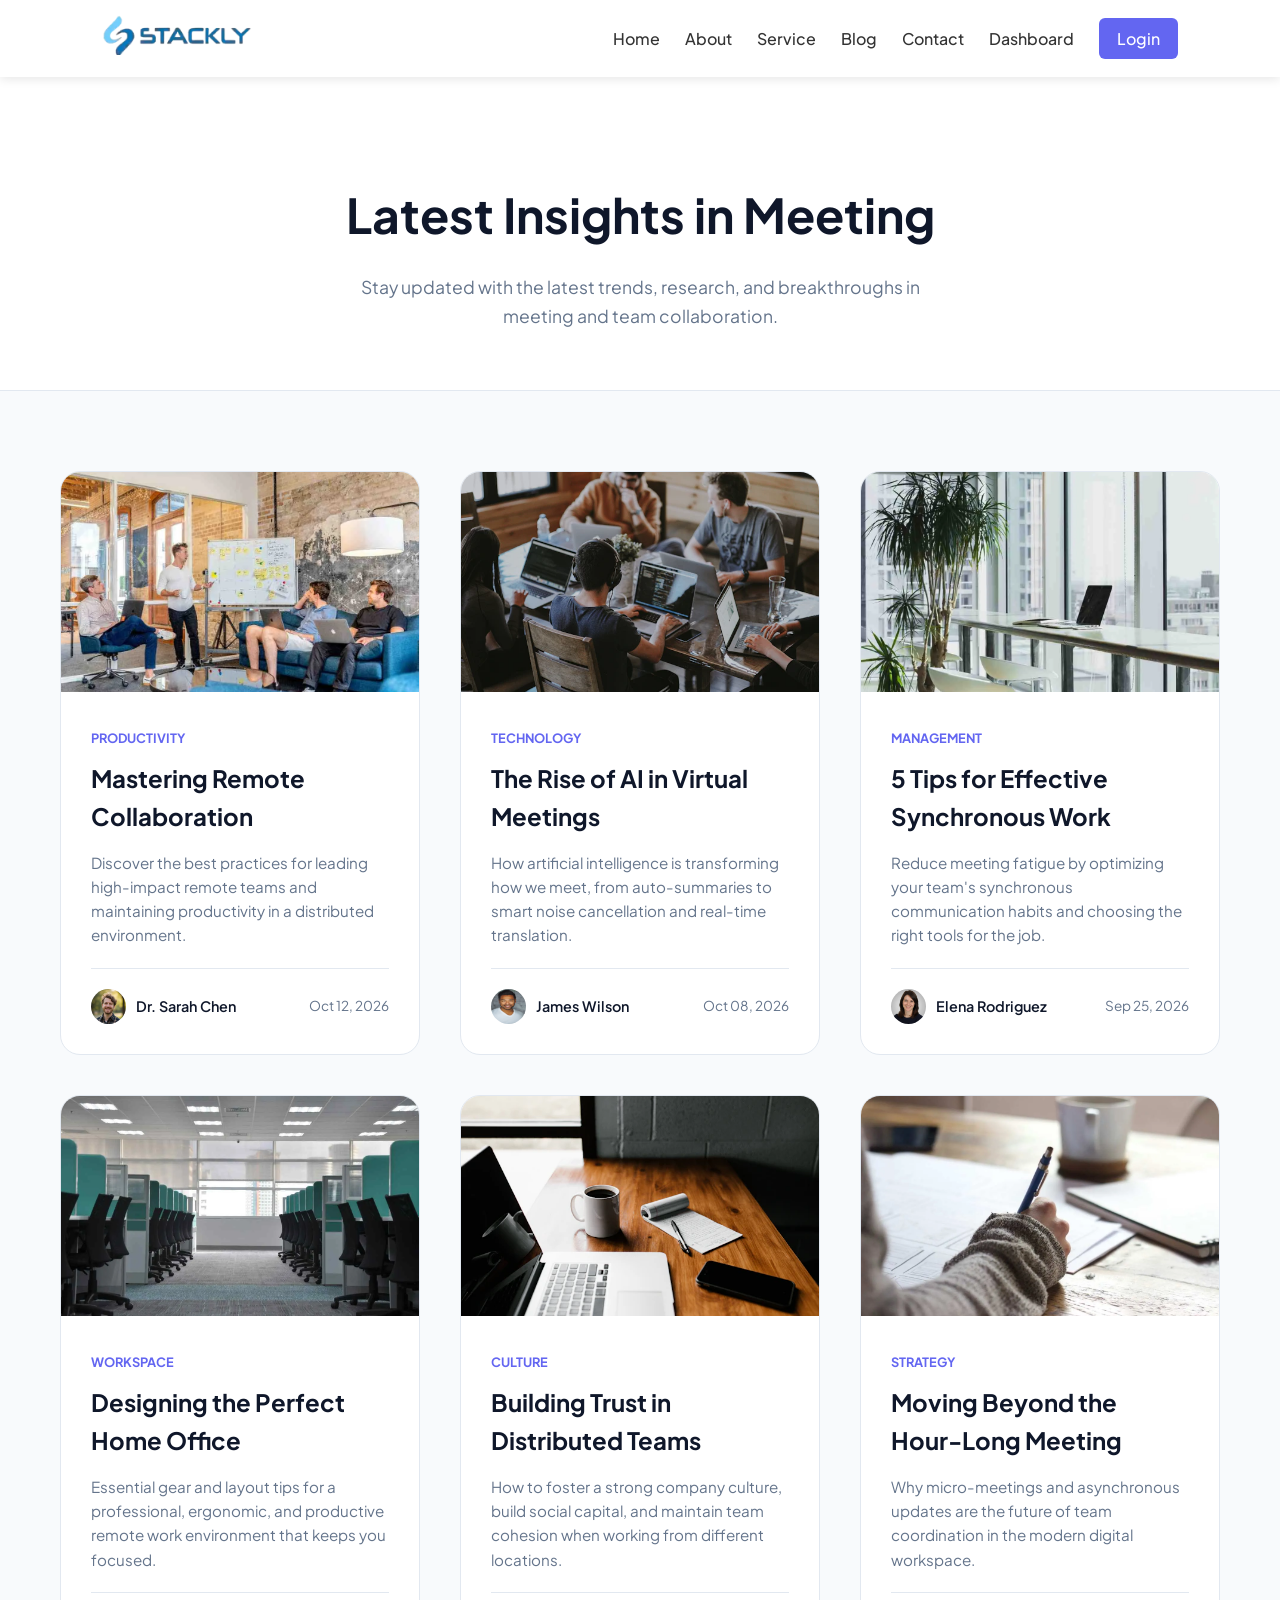
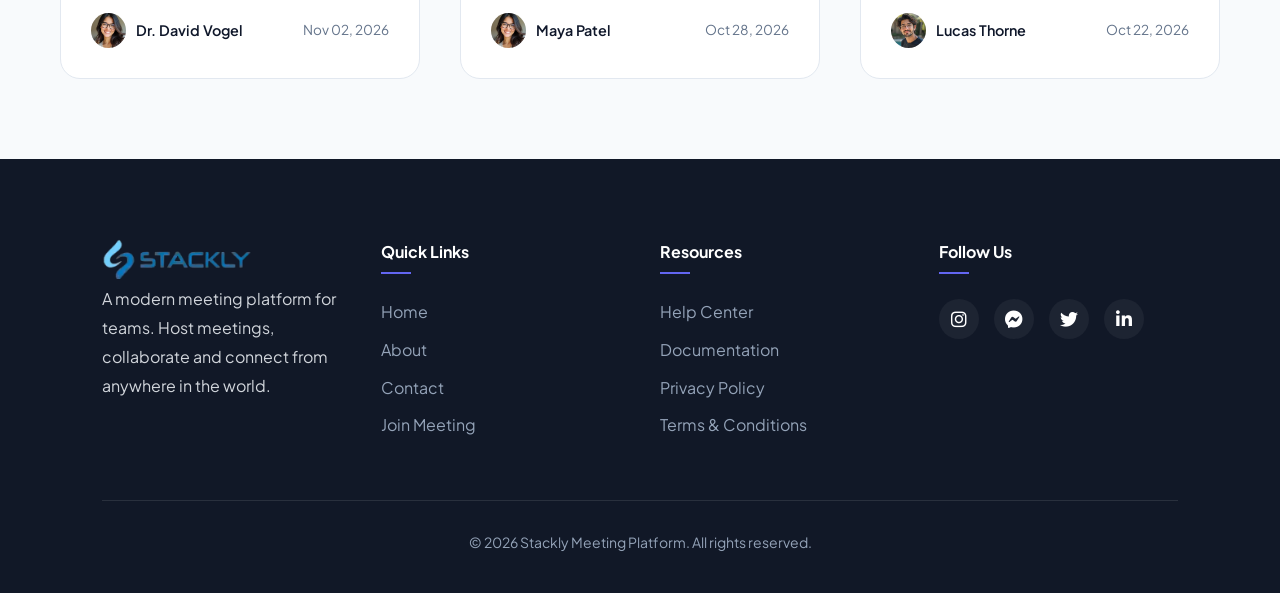
<file: blog.html>
<!DOCTYPE html>
<html lang="en">
<head>
    <meta charset="UTF-8">
    <meta name="viewport" content="width=device-width, initial-scale=1.0">
    <title>Blog - Stackly Biotechnology</title>
    <link rel="stylesheet" href="blog.css">
    <link rel="stylesheet" href="https://cdnjs.cloudflare.com/ajax/libs/font-awesome/6.0.0/css/all.min.css">
    <script src="script.js" defer></script>
</head>
<body>

<header class="navbar">
 
       <div class="logo"><img src="assets/logo.webp" alt="Stackly" style="height: 40px;"></div>
 

    <!-- <div class="menu-toggle" id="menu-toggle">
    <span></span>
    <span></span>
    <span></span>
</div> -->
<div class="menu-toggle" id="menu-toggle">
    <span></span>
    <span></span>
    <span></span>
</div>

    <nav id="nav-list">
        <div class="dropdown">
            <a href="index.html">Home</a>
            <div class="dropdown-content">
                <a href="index.html">Home 1</a>
                <a href="home2.html">Home 2</a>
            </div>
        </div>

        <a href="about.html">About</a>
        <a href="service.html">Service</a>
        <a href="blog.html">Blog</a>
        <a href="contact.html">Contact</a>
        <a href="dashboard.html">Dashboard</a>

        <a href="login.html" class="login-btn">Login</a>

        <!-- <button id="theme-toggle" class="btn">
            <i class="fas fa-sun"></i>
        </button> -->
    </nav>
</header>

<section class="blog-hero">
    <div class="container">
        <h1>Latest Insights in Meeting</h1>
        <p>Stay updated with the latest trends, research, and breakthroughs in meeting and team collaboration.</p>
    </div>
</section>

<section class="blog-section">
    <div class="container">
        <div class="blog-grid">
            <!-- Blog Post 1 -->
            <article class="blog-card reveal">
                <img src="assets/toWEBP (1) (2)/team-meeting.webp" alt="Remote Collaboration" class="blog-img">
                <div class="blog-content">
                    <span class="blog-category">Productivity</span>
                    <h3>Mastering Remote Collaboration</h3>
                    <p>Discover the best practices for leading high-impact remote teams and maintaining productivity in a distributed environment.</p>
                    <div class="blog-footer">
                        <div class="author">
                            <img src="assets/uifaces-popular-avatar (2) (1).webp" alt="Dr. Sarah Chen">
                            <span>Dr. Sarah Chen</span>
                        </div>
                        <span class="date">Oct 12, 2026</span>
                    </div>
                </div>
            </article>

            <!-- Blog Post 2 -->
            <article class="blog-card reveal">
                <img src="assets/hero_image_1.webp" alt="AI in Meetings" class="blog-img">
                <div class="blog-content">
                    <span class="blog-category">Technology</span>
                    <h3>The Rise of AI in Virtual Meetings</h3>
                    <p>How artificial intelligence is transforming how we meet, from auto-summaries to smart noise cancellation and real-time translation.</p>
                    <div class="blog-footer">
                        <div class="author">
                            <img src="assets/user_profile.webp" alt="James Wilson">
                            <span>James Wilson</span>
                        </div>
                        <span class="date">Oct 08, 2026</span>
                    </div>
                </div>
            </article>

            <!-- Blog Post 3 -->
            <article class="blog-card reveal">
                <img src="assets/toWEBP (1) (2)/workplace.webp" alt="Synchronous Work" class="blog-img">
                <div class="blog-content">
                    <span class="blog-category">Management</span>
                    <h3>5 Tips for Effective Synchronous Work</h3>
                    <p>Reduce meeting fatigue by optimizing your team's synchronous communication habits and choosing the right tools for the job.</p>
                    <div class="blog-footer">
                        <div class="author">
                            <img src="assets/uifaces-popular-avatar (1) (1).webp" alt="Elena Rodriguez">
                            <span>Elena Rodriguez</span>
                        </div>
                        <span class="date">Sep 25, 2026</span>
                    </div>
                </div>
            </article>

            <!-- Blog Post 4 -->
            <article class="blog-card reveal">
                <img src="assets/toWEBP (1) (2)/banner-office.webp" alt="Home Office" class="blog-img">
                <div class="blog-content">
                    <span class="blog-category">Workspace</span>
                    <h3>Designing the Perfect Home Office</h3>
                    <p>Essential gear and layout tips for a professional, ergonomic, and productive remote work environment that keeps you focused.</p>
                    <div class="blog-footer">
                        <div class="author">
                            <img src="assets/uifaces-popular-avatar (3) (1).webp" alt="Dr. David Vogel">
                            <span>Dr. David Vogel</span>
                        </div>
                        <span class="date">Nov 02, 2026</span>
                    </div>
                </div>
            </article>

            <!-- Blog Post 5 -->
            <article class="blog-card reveal">
                <img src="assets/collab_image.webp" alt="Distributed Trust" class="blog-img">
                <div class="blog-content">
                    <span class="blog-category">Culture</span>
                    <h3>Building Trust in Distributed Teams</h3>
                    <p>How to foster a strong company culture, build social capital, and maintain team cohesion when working from different locations.</p>
                    <div class="blog-footer">
                        <div class="author">
                            <img src="assets/uifaces-popular-avatar (3) (1).webp" alt="Maya Patel">
                            <span>Maya Patel</span>
                        </div>
                        <span class="date">Oct 28, 2026</span>
                    </div>
                </div>
            </article>

            <!-- Blog Post 6 -->
            <article class="blog-card reveal">
                <img src="assets/toWEBP (1) (2)/writing.webp" alt="Meeting Future" class="blog-img">
                <div class="blog-content">
                    <span class="blog-category">Strategy</span>
                    <h3>Moving Beyond the Hour-Long Meeting</h3>
                    <p>Why micro-meetings and asynchronous updates are the future of team coordination in the modern digital workspace.</p>
                    <div class="blog-footer">
                        <div class="author">
                            <img src="assets/uifaces-popular-avatar (4) (1).webp" alt="Lucas Thorne">
                            <span>Lucas Thorne</span>
                        </div>
                        <span class="date">Oct 22, 2026</span>
                    </div>
                </div>
            </article>
        </div>
    </div>
</section>

<footer class="footer">
    <div class="footer-container">
        <div class="footer-col">
            <div class="logo"><img src="assets/logo.webp" alt="Stackly" style="height: 40px;"></div>
            <p>
                A modern meeting platform for teams. Host meetings,
                collaborate and connect from anywhere in the world.
            </p>
        </div>

        <div class="footer-col">
            <h4>Quick Links</h4>
            <ul>
                <li><a href="index.html">Home</a></li>
                <li><a href="about.html">About</a></li>
                <li><a href="contact.html">Contact</a></li>
                <li><a href="404.html">Join Meeting</a></li>
            </ul>
        </div>

        <div class="footer-col">
            <h4>Resources</h4>
            <ul>
                <li><a href="404.html">Help Center</a></li>
                <li><a href="404.html">Documentation</a></li>
                <li><a href="404.html">Privacy Policy</a></li>
                <li><a href="404.html">Terms & Conditions</a></li>
            </ul>
        </div>

        <div class="footer-col">
            <h4>Follow Us</h4>
            <div class="social-links">
                <a href="404.html"><i class="fa-brands fa-instagram"></i></a>
                <a href="404.html"><i class="fa-brands fa-facebook-messenger"></i></a>
                <a href="404.html"><i class="fa-brands fa-twitter"></i></a>
                <a href="404.html"><i class="fa-brands fa-linkedin-in"></i></a>
            </div>
        </div>
    </div>

    <div class="footer-bottom">
        <p>&copy; 2026 Stackly Meeting Platform. All rights reserved.</p>
    </div>
</footer>

<script>
    // Menu Toggle
    document.getElementById('menu-toggle').addEventListener('click', function() {
        document.getElementById('nav-list').classList.toggle('active');
    });

    // Scroll Reveal Animation
    function reveal() {
        let reveals = document.querySelectorAll(".reveal");
        for (let i = 0; i < reveals.length; i++) {
            let windowHeight = window.innerHeight;
            let elementTop = reveals[i].getBoundingClientRect().top;
            let elementVisible = 150;
            if (elementTop < windowHeight - elementVisible) {
                reveals[i].classList.add("active");
            }
        }
    }
    window.addEventListener("scroll", reveal);
    document.addEventListener("DOMContentLoaded", reveal);

    // Active Navbar Link Logic
    const currentPath = window.location.pathname.split('/').pop() || 'index.html';
    document.querySelectorAll('#nav-list a').forEach(link => {
        if (link.getAttribute('href') === currentPath) {
            link.classList.add('active');
        }
    });

</script>

</body>
</html>
</file>
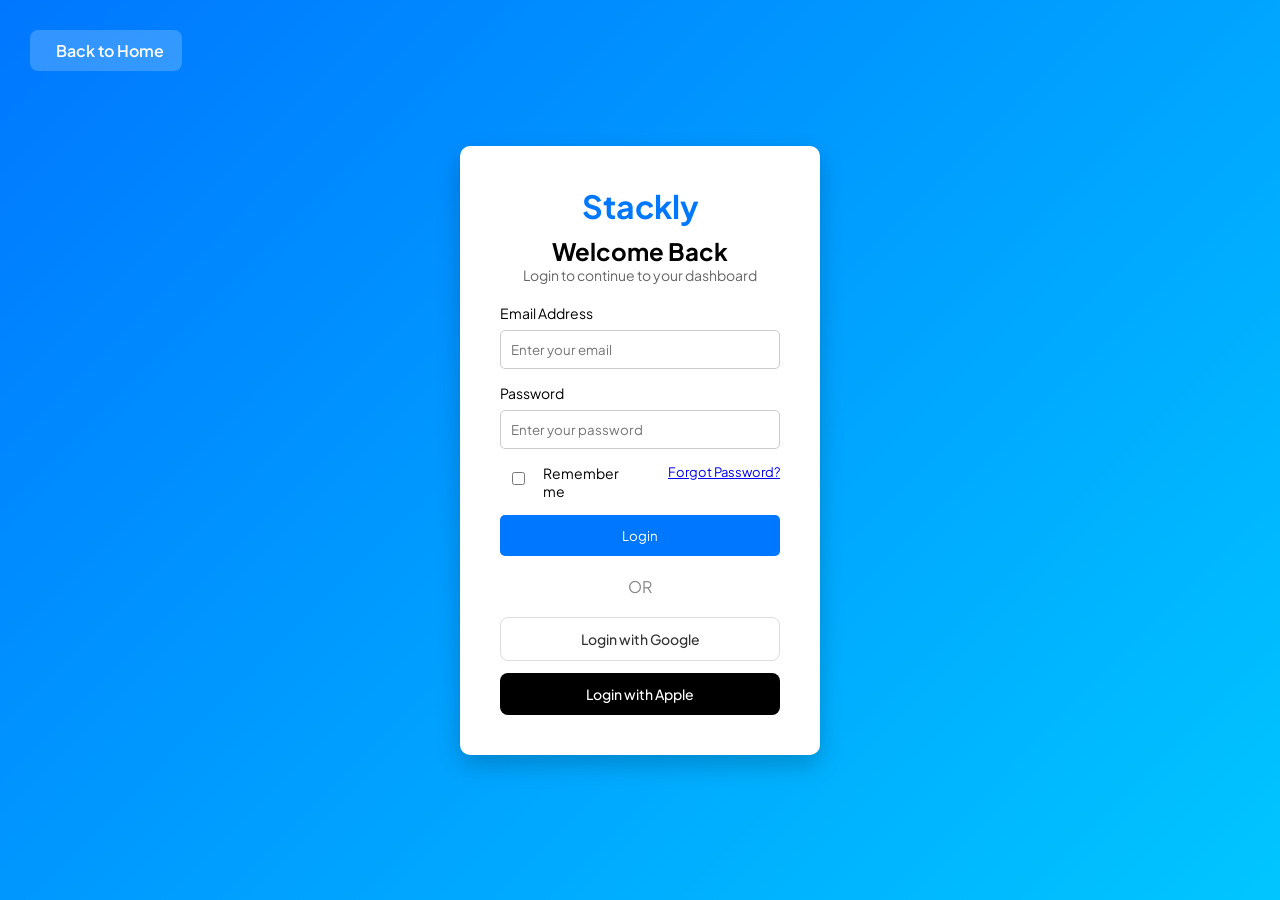
<file: login.html>
<!DOCTYPE html>
<html lang="en">
<head>

<meta charset="UTF-8">
<meta name="viewport" content="width=device-width, initial-scale=1.0">

<title>Stackly Login</title>

<link rel="stylesheet" href="login.css">

</head>

<body>

<div class="login-container">

<a href="index.html" class="back-home-btn">
    <i class="fas fa-arrow-left"></i> Back to Home
</a>

<div class="login-box">

<h1 class="logo">Stackly</h1>

<h2>Welcome Back</h2>
<p class="subtitle">Login to continue to your dashboard</p>

<form>

<label>Email Address</label>
<input type="email" placeholder="Enter your email" required>

<label>Password</label>
<input type="password" placeholder="Enter your password" required>

<div class="login-options">

<label for="remember">
<input type="checkbox" id="remember" name="remember">
Remember me
</label>

<a href="404.html">Forgot Password?</a>

</div>

<button type="submit" class="login-btn">Login</button>

</form>

<div class="divider">
<span>OR</span>
</div>

<div class="social-login">

<a href="404.html" class="google-btn">Login with Google</a>
<a href="404.html" class="apple-btn">Login with Apple</a>

</div>

</div>

</div>

</body>
</html>
</file>
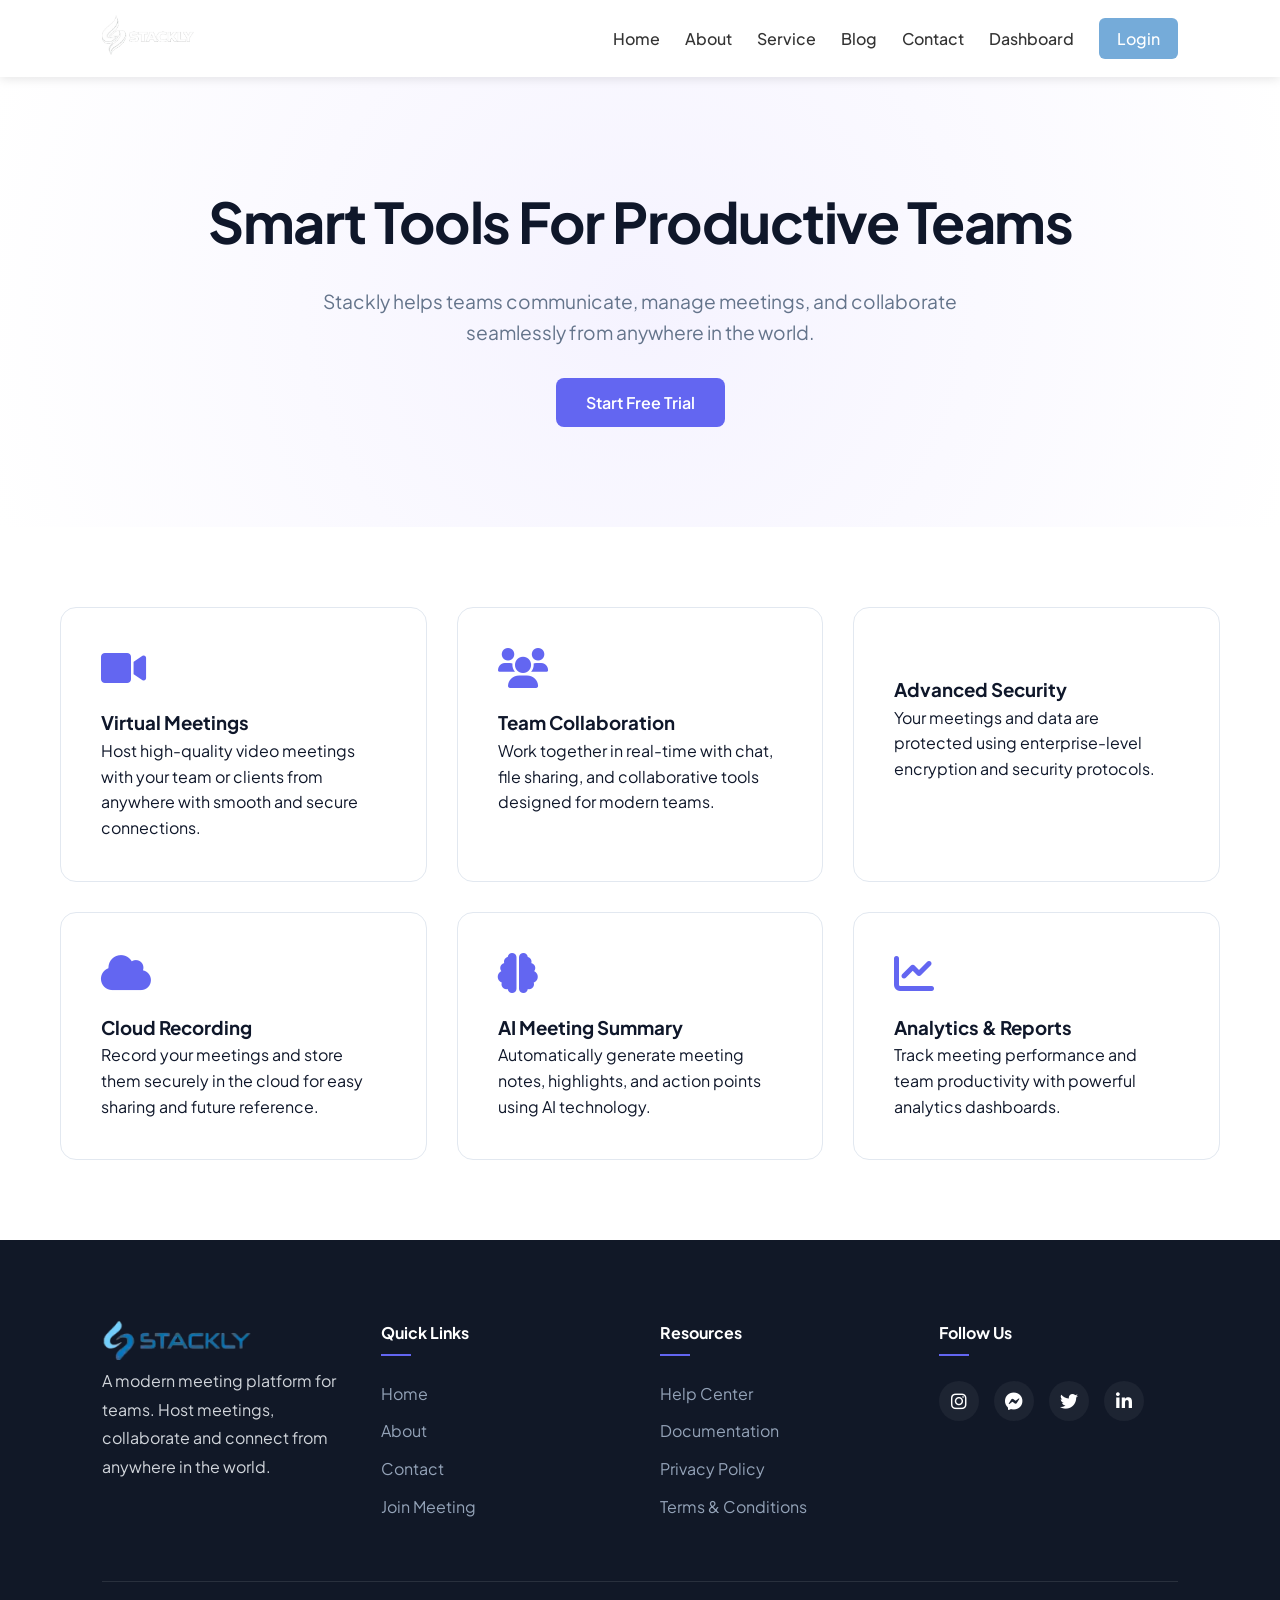
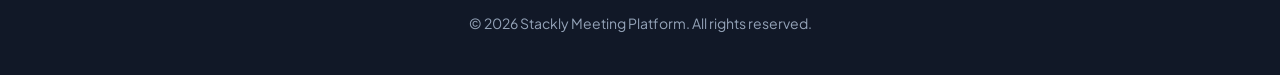
<file: service.html>
<!DOCTYPE html>
<html lang="en">
<head>
<meta charset="UTF-8">
<meta name="viewport" content="width=device-width, initial-scale=1.0">

<title>Our Services - Stackly</title>

<link rel="stylesheet" href="service.css">
<link rel="stylesheet" href="https://cdnjs.cloudflare.com/ajax/libs/font-awesome/6.0.0/css/all.min.css">

</head>

<body>

<header class="navbar">

<div class="logo"><img src="assets/image.logo.webp" alt="Stackly" style="height: 40px;"></div>

<div class="menu-toggle" id="menu-toggle">
    <span></span>
    <span></span>
    <span></span>
</div>

<nav id="nav-list">
    <div class="dropdown">
        <a href="index.html">Home</a>
        <div class="dropdown-content">
            <a href="index.html">Home 1</a>
            <a href="home2.html">Home 2</a>
        </div>
    </div>

    <a href="about.html">About</a>
    <a href="service.html">Service</a>
    <a href="blog.html">Blog</a>
    <a href="contact.html">Contact</a>
    <a href="dashboard.html">Dashboard</a>

    <a href="login.html" class="login-btn">Login</a>

    <!-- <button id="theme-toggle" class="btn">
        <i class="fas fa-sun"></i>
    </button> -->
</nav>

</header>


<!-- HERO SECTION -->
<section class="service-hero">

<div class="hero-content">

<h1>Smart Tools For Productive Teams</h1>

<p>
Stackly helps teams communicate, manage meetings, and collaborate
seamlessly from anywhere in the world.
</p>

<a href="404.html" class="btn-primary">Start Free Trial</a>

</div>

</section>

<!-- SERVICES -->
<section class="services-grid">

<div class="container">

<div class="service-box reveal">
<i class="fas fa-video"></i>
<h3>Virtual Meetings</h3>
<p>
Host high-quality video meetings with your team or clients
from anywhere with smooth and secure connections.
</p>
</div>

<div class="service-box reveal">
<i class="fas fa-users"></i>
<h3>Team Collaboration</h3>
<p>
Work together in real-time with chat, file sharing,
and collaborative tools designed for modern teams.
</p>
</div>

<div class="service-box reveal">
<i class="fas fa-shield-halved"></i>
<h3>Advanced Security</h3>
<p>
Your meetings and data are protected using
enterprise-level encryption and security protocols.
</p>
</div>

<div class="service-box reveal">
<i class="fas fa-cloud"></i>
<h3>Cloud Recording</h3>
<p>
Record your meetings and store them securely
in the cloud for easy sharing and future reference.
</p>
</div>

<div class="service-box reveal">
<i class="fas fa-brain"></i>
<h3>AI Meeting Summary</h3>
<p>
Automatically generate meeting notes,
highlights, and action points using AI technology.
</p>
</div>

<div class="service-box reveal">
<i class="fas fa-chart-line"></i>
<h3>Analytics & Reports</h3>
<p>
Track meeting performance and team productivity
with powerful analytics dashboards.
</p>
</div>

</div>

</section>


<!-- FOOTER -->
<footer class="footer">
    <div class="footer-container">
        <div class="footer-col">
            <div class="logo"><img src="assets/logo.webp" alt="Stackly" style="height: 40px;"></div>
            <p>
                A modern meeting platform for teams. Host meetings,
                collaborate and connect from anywhere in the world.
            </p>
        </div>

        <div class="footer-col">
            <h4>Quick Links</h4>
            <ul>
                <li><a href="index.html">Home</a></li>
                <li><a href="about.html">About</a></li>
                <li><a href="contact.html">Contact</a></li>
                <li><a href="404.html">Join Meeting</a></li>
            </ul>
        </div>

        <div class="footer-col">
            <h4>Resources</h4>
            <ul>
                <li><a href="404.html">Help Center</a></li>
                <li><a href="404.html">Documentation</a></li>
                <li><a href="404.html">Privacy Policy</a></li>
                <li><a href="404.html">Terms & Conditions</a></li>
            </ul>
        </div>

        <div class="footer-col">
            <h4>Follow Us</h4>
            <div class="social-links">
                <a href="404.html"><i class="fa-brands fa-instagram"></i></a>
                <a href="404.html"><i class="fa-brands fa-facebook-messenger"></i></a>
                <a href="404.html"><i class="fa-brands fa-twitter"></i></a>
                <a href="404.html"><i class="fa-brands fa-linkedin-in"></i></a>
            </div>
        </div>
    </div>

    <div class="footer-bottom">
        <p>&copy; 2026 Stackly Meeting Platform. All rights reserved.</p>
    </div>
</footer>


<script>

    // Menu Toggle
    document.getElementById('menu-toggle').addEventListener('click', function() {
        document.getElementById('nav-list').classList.toggle('active');
    });

    // Scroll Reveal Animation
function reveal() {

let reveals = document.querySelectorAll(".reveal");

for (let i = 0; i < reveals.length; i++) {

let windowHeight = window.innerHeight;
let elementTop = reveals[i].getBoundingClientRect().top;
let elementVisible = 150;

if (elementTop < windowHeight - elementVisible) {
reveals[i].classList.add("active");
}

}

}

window.addEventListener("scroll", reveal);
document.addEventListener("DOMContentLoaded", reveal);


    // Active Navbar Link Logic
    const currentPath = window.location.pathname.split('/').pop() || 'index.html';
    document.querySelectorAll('#nav-list a').forEach(link => {
        if (link.getAttribute('href') === currentPath) {
            link.classList.add('active');
        }
    });

</script>

</body>
</html>
</file>
<file: blog.css>
/* --- Global & Variables --- */
@import url('https://fonts.googleapis.com/css2?family=Plus+Jakarta+Sans:wght@300;400;600;800&display=swap');

:root {
    --primary: #6366f1;
    --primary-dark: #4f46e5;
    --accent: #f43f5e;
    --dark: #0f172a;
    --light-gray: #f8fafc;
    --border: #e2e8f0;
    --text-muted: #64748b;
    --white: #ffffff;
}

* {
    margin: 0;
    padding: 0;
    box-sizing: border-box;
    font-family: 'Plus Jakarta Sans', sans-serif;
}

body {
    background-color: var(--light-gray);
    color: var(--dark);
    line-height: 1.6;
}

.container {
    max-width: 1200px;
    margin: 0 auto;
    padding: 0 20px;
}

/* --- Navigation --- */
.navbar {
    display: flex;
    justify-content: space-between;
    align-items: center;
    padding: 15px 8%;
    background: white;
    position: sticky;
    top: 0;
    z-index: 1000;
    box-shadow: 0 2px 10px rgba(0,0,0,0.1);
}

#nav-list {
    display: flex;
    align-items: center;
    gap: 25px;
}

#nav-list a {
    text-decoration: none;
    color: #333;
    font-weight: 500;
    position: relative;
    transition: 0.3s;
}

#nav-list a::after {
    content: "";
    position: absolute;
    width: 0%;
    height: 2px;
    background: var(--primary);
    left: 0;
    bottom: -4px;
    transition: 0.3s;
}

#nav-list a:hover::after {
    width: 100%;
}

.dropdown {
    position: relative;
}

.dropdown-content {
    position: absolute;
    top: 35px;
    left: 0;
    background: white;
    min-width: 150px;
    box-shadow: 0 6px 15px rgba(0,0,0,0.1);
    border-radius: 5px;
    opacity: 0;
    visibility: hidden;
    transform: translateY(10px);
    transition: 0.3s ease;
}

.dropdown-content a {
    display: block;
    padding: 10px 15px;
}

.dropdown-content a::after {
    display: none;
}

.dropdown:hover .dropdown-content {
    opacity: 1;
    visibility: visible;
    transform: translateY(0);
}

.menu-toggle{
display:none;
flex-direction:column;
gap:4px;
cursor:pointer;
z-index: 1001;
}

.menu-toggle span{
width:25px;
height:3px;
background-color:#333;
transition:all 0.4s cubic-bezier(0.25, 1, 0.5, 1);
}

.login-btn {
    background: var(--primary);
    color: white !important;
    padding: 8px 18px;
    border-radius: 6px;
}

/* --- Blog Hero --- */
.blog-hero {
    padding: 100px 0 60px;
    text-align: center;
    background: white;
    border-bottom: 1px solid var(--border);
}

.blog-hero h1 {
    font-size: 3rem;
    margin-bottom: 20px;
    color: var(--dark);
}

.blog-hero p {
    color: var(--text-muted);
    font-size: 1.1rem;
    max-width: 600px;
    margin: 0 auto;
}

/* --- Blog Grid --- */
.blog-section {
    padding: 80px 0;
}

.blog-grid {
    display: grid;
    grid-template-columns: repeat(auto-fit, minmax(350px, 1fr));
    gap: 40px;
}

.blog-card {
    background: var(--white);
    border-radius: 20px;
    overflow: hidden;
    border: 1px solid var(--border);
    transition: all 0.3s ease;
}

.blog-card:hover {
    transform: translateY(-10px);
    box-shadow: 0 20px 40px rgba(0,0,0,0.05);
    border-color: var(--primary);
}

.blog-img {
    width: 100%;
    height: 220px;
    object-fit: cover;
}

.blog-content {
    padding: 30px;
}

.blog-category {
    color: var(--primary);
    font-weight: 700;
    font-size: 0.8rem;
    text-transform: uppercase;
    margin-bottom: 10px;
    display: block;
}

.blog-content h3 {
    font-size: 1.5rem;
    margin-bottom: 15px;
    color: var(--dark);
}

.blog-content p {
    color: var(--text-muted);
    font-size: 0.95rem;
    margin-bottom: 20px;
}

.blog-footer {
    display: flex;
    justify-content: space-between;
    align-items: center;
    padding-top: 20px;
    border-top: 1px solid var(--border);
}

.author {
    display: flex;
    align-items: center;
    gap: 10px;
}

.author img {
    width: 35px;
    height: 35px;
    border-radius: 50%;
}

.author span {
    font-size: 0.9rem;
    font-weight: 600;
}

.date {
    font-size: 0.85rem;
    color: var(--text-muted);
}

/* --- Footer --- */
.footer {
    background: #111827;
    color: #d1d5db;
    padding: 80px 8% 40px;
}

.footer-container {
    display: grid;
    grid-template-columns: repeat(auto-fit, minmax(200px, 1fr));
    gap: 40px;
    margin-bottom: 50px;
}

.footer-col h4 {
    color: white;
    margin-bottom: 25px;
    position: relative;
    padding-bottom: 10px;
}

.footer-col h4::after {
    content: '';
    position: absolute;
    left: 0;
    bottom: 0;
    width: 30px;
    height: 2px;
    background: #6366f1;
}

.footer-col p {
    line-height: 1.8;
}

.footer-col ul {
    list-style: none;
    padding: 0;
}

.footer-col ul li {
    margin-bottom: 12px;
}

.footer-col ul li a {
    color: #94a3b8;
    text-decoration: none;
    transition: 0.3s;
}

.footer-col ul li a:hover {
    color: white;
    padding-left: 5px;
}

.social-links {
    display: flex;
    gap: 15px;
}

.social-links a {
    width: 40px;
    height: 40px;
    display: flex;
    align-items: center;
    justify-content: center;
    background: rgba(255, 255, 255, 0.05);
    color: white;
    border-radius: 50%;
    text-decoration: none;
    transition: 0.3s ease;
    font-size: 18px;
}

.social-links a:hover {
    background: #6366f1;
    transform: translateY(-5px);
}

.footer-bottom {
    text-align: center;
    border-top: 1px solid rgba(255, 255, 255, 0.1);
    padding-top: 30px;
    font-size: 14px;
    color: #94a3b8;
}

/* --- Mobile Responsive --- */
@media (max-width: 768px) {
    .navbar {
        padding: 15px 20px;
    }
    
    .menu-toggle {
        display: flex;
    }

    #nav-list {
        position: fixed;
        top: 70px;
        left: -100%;
        width: 100%;
        height: calc(100vh - 70px);
        background: white;
        flex-direction: column;
        align-items: flex-start;
        gap: 25px;
        padding: 40px 10%;
        transition: all 0.4s cubic-bezier(0.25, 1, 0.5, 1);
        z-index: 999;
    }

    #nav-list.active {
        left: 0;
    }

    .menu-toggle.open span:nth-child(1) {
        transform: rotate(45deg) translate(5px, 5px);
    }
    
    .menu-toggle.open span:nth-child(2) {
        opacity: 0;
    }
    
    .menu-toggle.open span:nth-child(3) {
        transform: rotate(-45deg) translate(5px, -5px);
    }

    .dropdown-content {
        position: static;
        box-shadow: none;
        transform: none;
        opacity: 1;
        visibility: visible;
        display: none;
    }

    .dropdown:hover .dropdown-content {
        display: block;
        padding-left: 20px;
    }
    
    .blog-hero h1 {
        font-size: 2.2rem;
    }
    
    .blog-grid {
        grid-template-columns: 1fr;
    }
}


/* FINAL RESPONSIVE SAFETY NET */
@media (max-width: 900px) {
    .pricing-cards .card { width: 100%; max-width: 350px; margin: 0 auto; }
    .card { max-width: 100%; }
    .vision-container { grid-template-columns: 1fr; }
    .principles-container { flex-direction: column; align-items: center; }
}
@media (max-width: 576px) {
    .footer-container { grid-template-columns: 1fr !important; text-align: center; }
    .social-links { justify-content: center; }
    .footer-col { margin-bottom: 20px; }
    h1 { font-size: 2rem !important; }
}

/* BUTTON OVERLAPS SAFETY NET */
@media (max-width: 576px) {
    .hero-buttons, .cta-buttons, .buttons {
        display: flex !important;
        flex-direction: column !important;
        gap: 15px !important;
        width: 100%;
    }
    .hero-buttons a, .cta-buttons a, .buttons a, .start-btn {
        margin: 0 !important;
        width: 100% !important;
        box-sizing: border-box;
        text-align: center;
        display: block !important;
    }
}
</file>
<file: login.css>
﻿@import url('https://fonts.googleapis.com/css2?family=Plus+Jakarta+Sans:wght@300;400;600;800&display=swap');


*{
margin:0;
padding:0;
box-sizing:border-box;
    font-family: 'Plus Jakarta Sans', sans-serif;
}

body{
height:100vh;
display:flex;
justify-content:center;
align-items:center;
background:linear-gradient(135deg,#0077ff,#00c6ff);
}

.back-home-btn {
    position: absolute;
    top: 30px;
    left: 30px;
    color: white;
    text-decoration: none;
    font-size: 16px;
    font-weight: 600;
    display: flex;
    align-items: center;
    gap: 8px;
    transition: all 0.3s ease;
    background: rgba(255, 255, 255, 0.2);
    padding: 10px 18px;
    border-radius: 8px;
}

.back-home-btn:hover {
    background: rgba(255, 255, 255, 0.3);
    transform: translateY(-2px);
}

.login-container{
width:100%;
display:flex;
justify-content:center;
}

.login-box{
background:white;
padding:40px;
width:360px;
border-radius:10px;
box-shadow:0 10px 25px rgba(0,0,0,0.2);
text-align:center;
}

.logo{
color:#0077ff;
margin-bottom:10px;
}

.subtitle{
font-size:14px;
color:#666;
margin-bottom:20px;
}

form{
text-align:left;
}

label{
display:flex;
align-items:center;
gap:6px;
font-size:14px;
cursor:pointer;
}

input{
width:100%;
padding:10px;
margin:8px 0 15px 0;
border:1px solid #ccc;
border-radius:5px;
}

.login-options{
display:flex;
justify-content:space-between;
font-size:13px;
margin-bottom:15px;
}

.login-btn{
width:100%;
padding:12px;
border:none;
background:#0077ff;
color:white;
border-radius:5px;
cursor:pointer;
}

.login-btn:hover{
background:#0056cc;
}

.divider{
margin:20px 0;
text-align:center;
color:#888;
}

/* WRAPPER */
.social-login{
display:flex;
flex-direction:column;
gap:12px;
margin-top:20px;
}

/* BASE BUTTON */
.google-btn,
.apple-btn{
display:flex;
align-items:center;
justify-content:center;
gap:10px;
padding:12px;
border-radius:8px;
font-size:14px;
font-weight:500;
text-decoration:none;
transition:all 0.3s ease;
}

/* GOOGLE */
.google-btn{
background:#fff;
color:#333;
border:1px solid #ddd;
}

.google-btn:hover{
background:#f5f5f5;
transform:translateY(-2px);
}

/* APPLE */
.apple-btn{
background:#000;
color:#fff;
}

.apple-btn:hover{
background:#222;
transform:translateY(-2px);
}

/* ACTIVE */
.google-btn:active,
.apple-btn:active{
transform:scale(0.97);
}

/* MOBILE */
@media (max-width:480px){
.google-btn,
.apple-btn{
width:100%;
}
}

/* FINAL RESPONSIVE SAFETY NET */
@media (max-width: 900px) {
    .pricing-cards .card { width: 100%; max-width: 350px; margin: 0 auto; }
    .card { max-width: 100%; }
    .vision-container { grid-template-columns: 1fr; }
    .principles-container { flex-direction: column; align-items: center; }
}
@media (max-width: 576px) {
    .footer-container { grid-template-columns: 1fr !important; text-align: center; }
    .social-links { justify-content: center; }
    .footer-col { margin-bottom: 20px; }
    h1 { font-size: 2rem !important; }
}

/* BUTTON OVERLAPS SAFETY NET */
@media (max-width: 576px) {
    .hero-buttons, .cta-buttons, .buttons {
        display: flex !important;
        flex-direction: column !important;
        gap: 15px !important;
        width: 100%;
    }
    .hero-buttons a, .cta-buttons a, .buttons a, .start-btn {
        margin: 0 !important;
        width: 100% !important;
        box-sizing: border-box;
        text-align: center;
        display: block !important;
    }
}
</file>
<file: service.css>
/* --- Global & Variables --- */
@import url('https://fonts.googleapis.com/css2?family=Plus+Jakarta+Sans:wght@300;400;600;800&display=swap');

:root {
    --primary: #6366f1;
    --primary-dark: #4f46e5;
    --accent: #f43f5e;
    --dark: #0f172a;
    --light-gray: #f8fafc;
    --border: #e2e8f0;
    --text-muted: #64748b;
    --white: #ffffff;
}

* {
    margin: 0;
    padding: 0;
    box-sizing: border-box;
    font-family: 'Plus Jakarta Sans', sans-serif;
}

body {
    background-color: var(--white);
    color: var(--dark);
    line-height: 1.6;
}

.container {
    max-width: 1200px;
    margin: 0 auto;
    padding: 0 20px;
}

/* --- Navigation --- */
/* RESET */
*{
margin:0;
padding:0;
box-sizing:border-box;
font-family: 'Plus Jakarta Sans', sans-serif;
}

/* NAVBAR */

.navbar{
display:flex;
justify-content:space-between;
align-items:center;
padding:15px 8%;
background:white;
position:sticky;
top:0;
z-index:1000;
box-shadow:0 2px 10px rgba(0,0,0,0.1);
}

/* NAV LINKS */

#nav-list{
display:flex;
align-items:center;
gap:25px;
transition:0.4s ease;
}

#nav-list a{
text-decoration:none;
color:#333;
font-weight:500;
position:relative;
transition:0.3s;
}

/* HOVER UNDERLINE ANIMATION */

#nav-list a::after{
content:"";
position:absolute;
width:0%;
height:2px;
background:#8bb8e1;
left:0;
bottom:-4px;
transition:0.3s;
}

#nav-list a:hover::after{
width:100%;
}

/* DROPDOWN */

.dropdown{
position:relative;
}

.dropdown-content{
position:absolute;
top:35px;
left:0;
background:white;
min-width:150px;
box-shadow:0 6px 15px rgba(0,0,0,0.1);
border-radius:5px;

opacity:0;
visibility:hidden;
transform:translateY(10px);
transition:0.3s ease;
}

.dropdown-content a{
display:block;
padding:10px 15px;
}

.dropdown:hover .dropdown-content{
opacity:1;
visibility:visible;
transform:translateY(0);
}

/* LOGIN BUTTON */

.login-btn{
background:#75abd9;
color:white !important;
padding:8px 18px;
border-radius:6px;
transition:0.3s;
}

.login-btn:hover{
background:#70b2de;
}

/* THEME BUTTON */

.btn{
border:none;
background:#f1f1f1;
padding:8px 14px;
border-radius:5px;
cursor:pointer;
transition:0.3s;
}

.btn:hover{
background:#ddd;
}

/* MENU TOGGLE */

.menu-toggle{
display:none;
flex-direction:column;
gap:4px;
cursor:pointer;
z-index: 1001;
}

.menu-toggle span{
width:25px;
height:3px;
background-color:#333;
transition:all 0.4s cubic-bezier(0.25, 1, 0.5, 1);
}

/* MOBILE RESPONSIVE */

@media (max-width:768px){

.menu-toggle{
display:flex;
}

#nav-list{
position:fixed;
top:70px;
left:-100%;
width:100%;
height: calc(100vh - 70px);
background:white;
flex-direction:column;
align-items:flex-start;
gap:25px;
padding:40px 10%;
transition:all 0.4s cubic-bezier(0.25, 1, 0.5, 1);
z-index: 999;
}

#nav-list.active{
left:0;
}

.menu-toggle.open span:nth-child(1) {
    transform: rotate(45deg) translate(5px, 5px);
}

.menu-toggle.open span:nth-child(2) {
    opacity: 0;
}

.menu-toggle.open span:nth-child(3) {
    transform: rotate(-45deg) translate(5px, -5px);
}

.dropdown-content{
position:static;
box-shadow:none;
transform:none;
opacity:1;
visibility:visible;
display:none;
}

.dropdown:hover .dropdown-content{
display:block;
}

}

/* --- Hero Section --- */
.service-hero {
    padding: 100px 0;
    text-align: center;
    background: radial-gradient(circle at 50% 50%, #f5f3ff 0%, #ffffff 100%);
}

.service-hero h1 {
    font-size: 3.5rem;
    letter-spacing: -1.5px;
    margin-bottom: 20px;
}

.service-hero p {
    color: var(--text-muted);
    font-size: 1.2rem;
    max-width: 700px;
    margin: 0 auto 30px;
}

/* --- Services Grid --- */
.services-grid {
    padding: 80px 0;
}

.services-grid .container {
    display: grid;
    grid-template-columns: repeat(auto-fit, minmax(300px, 1fr));
    gap: 30px;
}

.service-box {
    padding: 40px;
    border: 1px solid var(--border);
    border-radius: 16px;
    transition: all 0.4s cubic-bezier(0.175, 0.885, 0.32, 1.275);
    background: var(--white);
}

.service-box:hover {
    transform: translateY(-10px);
    box-shadow: 0 20px 40px rgba(0,0,0,0.05);
    border-color: var(--primary);
}

.service-box i {
    font-size: 2.5rem;
    color: var(--primary);
    margin-bottom: 20px;
}

/* --- Pricing Section --- */
.pricing {
    background: var(--light-gray);
    padding: 100px 0;
}

.section-title {
    text-align: center;
    font-size: 2.5rem;
    margin-bottom: 50px;
}

.pricing-cards {
    display: flex;
    justify-content: center;
    gap: 30px;
    flex-wrap: wrap;
}

.card {
    background: var(--white);
    padding: 40px;
    border-radius: 20px;
    width: 350px;
    border: 1px solid var(--border);
    position: relative;
    transition: transform 0.3s;
}

.card.popular {
    border: 2px solid var(--primary);
    transform: scale(1.05);
}

.badge {
    position: absolute;
    top: -15px;
    left: 50%;
    transform: translateX(-50%);
    background: var(--primary);
    color: white;
    padding: 5px 15px;
    border-radius: 20px;
    font-size: 0.8rem;
    font-weight: 700;
}

.price {
    font-size: 3rem;
    font-weight: 800;
    margin: 20px 0;
}

.price span {
    font-size: 1rem;
    color: var(--text-muted);
}

.card ul {
    list-style: none;
    margin-bottom: 30px;
}

.card ul li {
    padding: 10px 0;
    color: var(--text-muted);
}

.card ul li::before {
    content: "âœ“";
    color: var(--primary);
    margin-right: 10px;
    font-weight: bold;
}

/* --- Buttons --- */
.btn-primary, .btn-outline {
    display: inline-block;
    padding: 12px 30px;
    border-radius: 8px;
    text-decoration: none;
    font-weight: 600;
    transition: 0.3s;
}

.btn-primary {
    background: var(--primary);
    color: white;
}

.btn-outline {
    border: 1px solid var(--border);
    color: var(--dark);
}

.btn-outline:hover {
    background: var(--dark);
    color: white;
}

/* --- Reveal Animation Logic --- */
.reveal {
    position: relative;
    transform: translateY(50px);
    opacity: 0;
    transition: all 0.8s ease-out;
}

.reveal.active {
    transform: translateY(0);
    opacity: 1;
}

/* --- Footer --- */
.footer {
    background: #111827;
    color: #d1d5db;
    padding: 80px 8% 40px;
}

.footer-container {
    display: grid;
    grid-template-columns: repeat(auto-fit, minmax(200px, 1fr));
    gap: 40px;
    margin-bottom: 50px;
}

.footer-col h4 {
    color: white;
    margin-bottom: 25px;
    position: relative;
    padding-bottom: 10px;
}

.footer-col h4::after {
    content: '';
    position: absolute;
    left: 0;
    bottom: 0;
    width: 30px;
    height: 2px;
    background: #6366f1;
}

.footer-col p {
    line-height: 1.8;
}

.footer-col ul {
    list-style: none;
    padding: 0;
}

.footer-col ul li {
    margin-bottom: 12px;
}

.footer-col ul li a {
    color: #94a3b8;
    text-decoration: none;
    transition: 0.3s;
}

.footer-col ul li a:hover {
    color: white;
    padding-left: 5px;
}

.social-links {
    display: flex;
    gap: 15px;
}

.social-links a {
    width: 40px;
    height: 40px;
    display: flex;
    align-items: center;
    justify-content: center;
    background: rgba(255, 255, 255, 0.05);
    color: white;
    border-radius: 50%;
    text-decoration: none;
    transition: 0.3s ease;
    font-size: 18px;
}

.social-links a:hover {
    background: #6366f1;
    transform: translateY(-5px);
}

.footer-bottom {
    text-align: center;
    border-top: 1px solid rgba(255, 255, 255, 0.1);
    padding-top: 30px;
    font-size: 14px;
    color: #94a3b8;
}

/* FINAL RESPONSIVE SAFETY NET */
@media (max-width: 900px) {
    .pricing-cards .card { width: 100%; max-width: 350px; margin: 0 auto; }
    .card { max-width: 100%; }
    .vision-container { grid-template-columns: 1fr; }
    .principles-container { flex-direction: column; align-items: center; }
}
@media (max-width: 576px) {
    .footer-container { grid-template-columns: 1fr !important; text-align: center; }
    .social-links { justify-content: center; }
    .footer-col { margin-bottom: 20px; }
    h1 { font-size: 2rem !important; }
}

/* BUTTON OVERLAPS SAFETY NET */
@media (max-width: 576px) {
    .hero-buttons, .cta-buttons, .buttons {
        display: flex !important;
        flex-direction: column !important;
        gap: 15px !important;
        width: 100%;
    }
    .hero-buttons a, .cta-buttons a, .buttons a, .start-btn {
        margin: 0 !important;
        width: 100% !important;
        box-sizing: border-box;
        text-align: center;
        display: block !important;
    }
}
</file>
